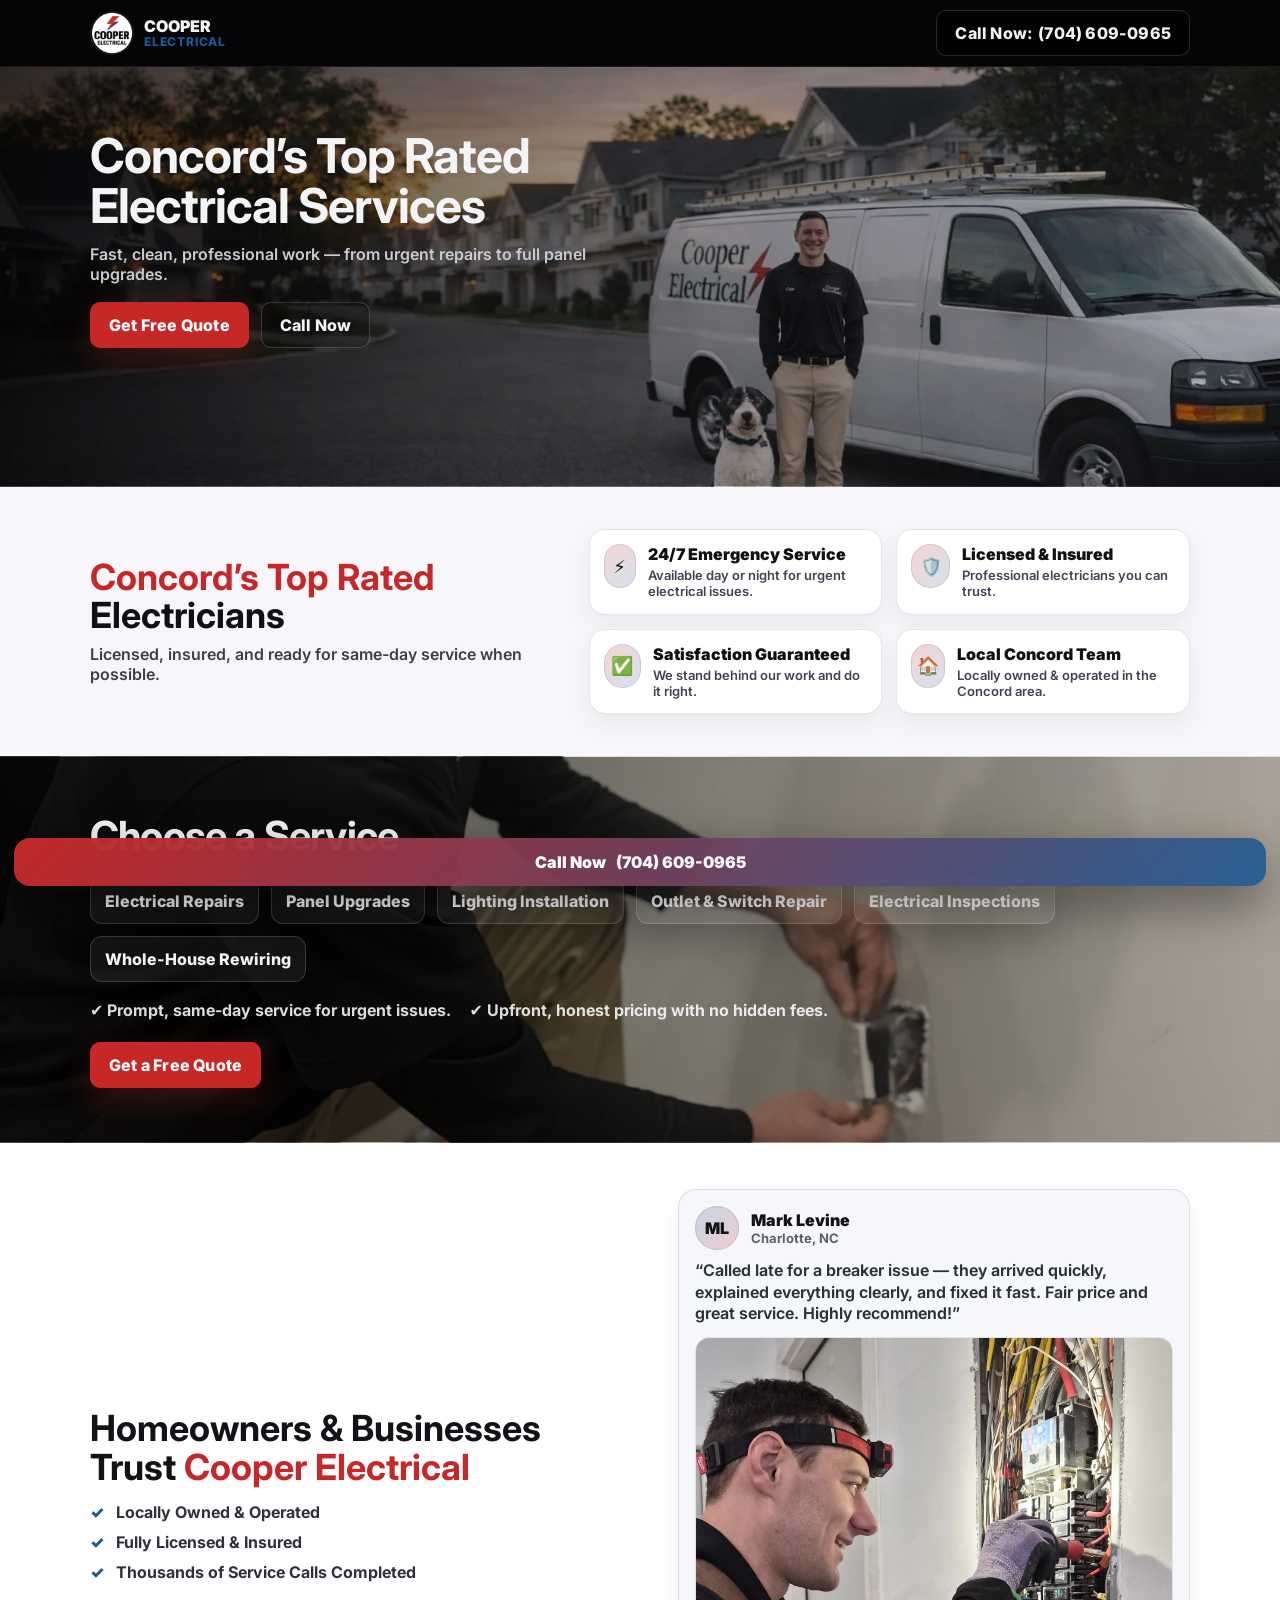
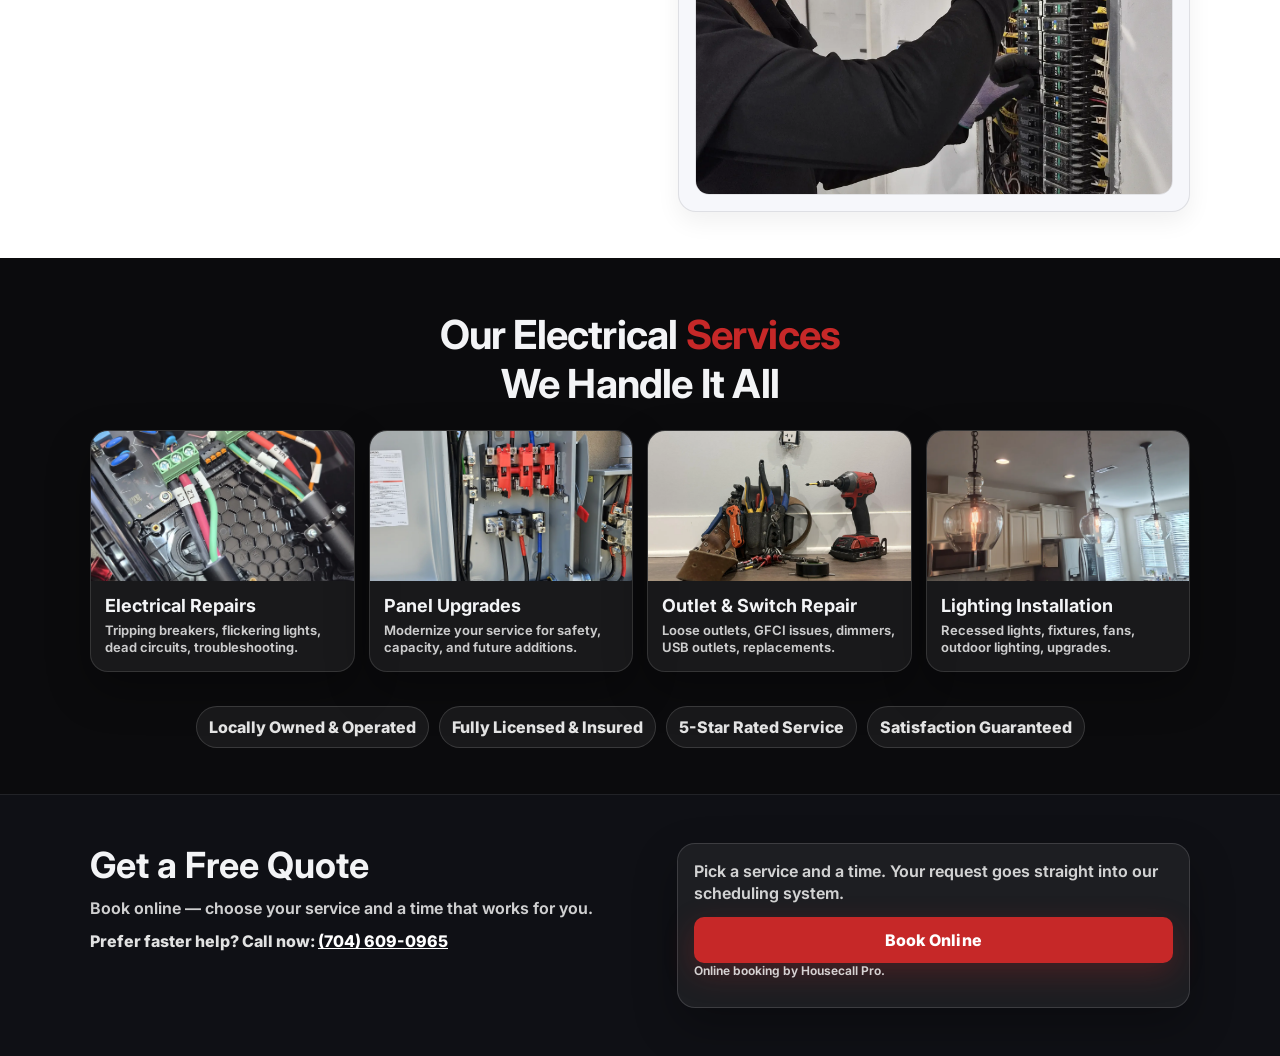
<file: index.html>
<!doctype html>
<html lang="en">
<head>
  <meta charset="utf-8" />
  <meta name="viewport" content="width=device-width,initial-scale=1" />
  <title>Cooper Electrical | Concord Electrician</title>
  
  <!-- FAVICON -->
  <link rel="icon" href="assets/favicon.ico" sizes="any">
  <link rel="icon" type="image/png" sizes="32x32" href="assets/favicon-32x32.png">
  <link rel="icon" type="image/png" sizes="16x16" href="assets/favicon-16x16.png">
  <link rel="apple-touch-icon" href="assets/favicon-180x180.png">
  
  <meta name="description" content="Concord’s top rated electrical services. Same-day repairs, panel upgrades, and outlet & switch repair. Call now." />
  <link rel="preconnect" href="https://fonts.googleapis.com">
  <link rel="preconnect" href="https://fonts.gstatic.com" crossorigin>
  <link href="https://fonts.googleapis.com/css2?family=Inter:wght@400;600;700;800&display=swap" rel="stylesheet">
  <link rel="stylesheet" href="css/styles.css" />
  <!-- Google Analytics (GA4) -->
  <script async src="https://www.googletagmanager.com/gtag/js?id=G-20FZJEFL5V"></script>
  <script>
    window.dataLayer = window.dataLayer || [];
    function gtag(){dataLayer.push(arguments);}
    gtag("js", new Date());

    gtag("config", "G-20FZJEFL5V", { anonymize_ip: true });
  </script>
  <!-- Housecall Pro online booking -->
  <script async src="https://online-booking.housecallpro.com/script.js?token=3bcc7813550e48a2b8075abcfa8fb0d7&orgName=Cooper-Electrical"></script>
</head>

<body>
  <!-- Top Bar -->
  <header class="topbar">
    <div class="container topbar__inner">
      <div class="brand">
        <img class="brand__logo" src="assets/logo.webp" alt="Cooper Electrical" />
        <div class="brand__text">
          <div class="brand__name">COOPER</div>
          <div class="brand__sub">ELECTRICAL</div>
        </div>
      </div>

      <a class="btn btn--call" href="tel:7046090965">
        Call Now: <span class="btn__emph">(704) 609-0965</span>
      </a>
    </div>
  </header>

  <!-- HERO -->
  <section class="hero" style="background-image:url('assets/hero.webp');">
    <div class="hero__overlay"></div>

    <div class="container hero__content">
      <h1>Concord’s Top Rated<br/>Electrical Services</h1>
      <p class="hero__sub">
        Fast, clean, professional work — from urgent repairs to full panel upgrades.
      </p>

      <div class="hero__cta">
        <a class="btn btn--primary hcp-book" href="https://book.housecallpro.com/book/Cooper-Electrical/3bcc7813550e48a2b8075abcfa8fb0d7?v2=true">Get Free Quote</a>
        <a class="btn btn--ghost" href="tel:7046090965">Call Now</a>
      </div>
    </div>
  </section>

  <!-- TRUST STRIP -->
  <section class="trust">
    <div class="container trust__grid">
      <div class="trust__left">
        <h2><span class="accent">Concord’s Top Rated</span><br/>Electricians</h2>
        <p>Licensed, insured, and ready for same-day service when possible.</p>
      </div>

      <div class="trust__cards">
        <div class="trustcard">
          <div class="trustcard__icon">⚡</div>
          <div>
            <div class="trustcard__title">24/7 Emergency Service</div>
            <div class="trustcard__text">Available day or night for urgent electrical issues.</div>
          </div>
        </div>

        <div class="trustcard">
          <div class="trustcard__icon">🛡️</div>
          <div>
            <div class="trustcard__title">Licensed &amp; Insured</div>
            <div class="trustcard__text">Professional electricians you can trust.</div>
          </div>
        </div>

        <div class="trustcard">
          <div class="trustcard__icon">✅</div>
          <div>
            <div class="trustcard__title">Satisfaction Guaranteed</div>
            <div class="trustcard__text">We stand behind our work and do it right.</div>
          </div>
        </div>

        <div class="trustcard">
          <div class="trustcard__icon">🏠</div>
          <div>
            <div class="trustcard__title">Local Concord Team</div>
            <div class="trustcard__text">Locally owned &amp; operated in the Concord area.</div>
          </div>
        </div>
      </div>
    </div>
  </section>

  <!-- CHOOSE A SERVICE -->
  <section class="choose" style="background-image:url('assets/tech-outlet.webp');">
    <div class="choose__overlay"></div>

    <div class="container choose__inner">
      <h2>Choose a Service</h2>

      <div class="pillgrid" aria-label="Services">
        <a class="pill hcp-book" href="https://book.housecallpro.com/book/Cooper-Electrical/3bcc7813550e48a2b8075abcfa8fb0d7?v2=true" data-service="Electrical Repairs">Electrical Repairs</a>
        <a class="pill hcp-book" href="https://book.housecallpro.com/book/Cooper-Electrical/3bcc7813550e48a2b8075abcfa8fb0d7?v2=true" data-service="Panel Upgrades">Panel Upgrades</a>
        <a class="pill hcp-book" href="https://book.housecallpro.com/book/Cooper-Electrical/3bcc7813550e48a2b8075abcfa8fb0d7?v2=true" data-service="Lighting Installation">Lighting Installation</a>
        <a class="pill hcp-book" href="https://book.housecallpro.com/book/Cooper-Electrical/3bcc7813550e48a2b8075abcfa8fb0d7?v2=true" data-service="Outlet &amp; Switch Repair">Outlet &amp; Switch Repair</a>
        <a class="pill hcp-book" href="https://book.housecallpro.com/book/Cooper-Electrical/3bcc7813550e48a2b8075abcfa8fb0d7?v2=true" data-service="Electrical Inspections">Electrical Inspections</a>
        <a class="pill" href="house-rewiring/">Whole-House Rewiring</a>
      </div>

      <div class="choose__bullets">
        <div class="bullet">✔ Prompt, same-day service for urgent issues.</div>
        <div class="bullet">✔ Upfront, honest pricing with no hidden fees.</div>
      </div>

      <div class="choose__cta">
        <a class="btn btn--primary hcp-book" href="https://book.housecallpro.com/book/Cooper-Electrical/3bcc7813550e48a2b8075abcfa8fb0d7?v2=true">Get a Free Quote</a>
      </div>
    </div>
  </section>

  <!-- TRUSTED BY -->
  <section class="proof">
    <div class="container proof__grid">
      <div class="proof__left">
        <h2>Homeowners &amp; Businesses<br/>Trust <span class="accent">Cooper Electrical</span></h2>

        <ul class="checklist">
          <li>Locally Owned &amp; Operated</li>
          <li>Fully Licensed &amp; Insured</li>
          <li>Thousands of Service Calls Completed</li>
        </ul>
      </div>

      <div class="testimonial">
        <div class="testimonial__top">
          <div class="avatar">ML</div>
          <div>
            <div class="testimonial__name">Mark Levine</div>
            <div class="testimonial__sub">Charlotte, NC</div>
          </div>
        </div>
        <p class="testimonial__text">
          “Called late for a breaker issue — they arrived quickly, explained everything clearly,
          and fixed it fast. Fair price and great service. Highly recommend!”
        </p>
        <div class="testimonial__media">
          <img src="assets/tech-panel.webp" alt="Electrician working on panel" />
        </div>
      </div>
    </div>
  </section>

  <!-- SERVICES -->
  <section class="services">
    <div class="container">
      <h2 class="services__title">Our Electrical <span class="accent">Services</span><br/>We Handle It All</h2>

      <div class="servicegrid">
        <article class="servicecard">
          <img src="assets/service-repairs.webp" alt="Electrical repairs" />
          <div class="servicecard__body">
            <h3>Electrical Repairs</h3>
            <p>Tripping breakers, flickering lights, dead circuits, troubleshooting.</p>
          </div>
        </article>

        <article class="servicecard">
          <img src="assets/service-panel.webp" alt="Panel upgrades" />
          <div class="servicecard__body">
            <h3>Panel Upgrades</h3>
            <p>Modernize your service for safety, capacity, and future additions.</p>
          </div>
        </article>

        <article class="servicecard">
          <img src="assets/service-outlet.webp" alt="Outlet and switch repair" />
          <div class="servicecard__body">
            <h3>Outlet &amp; Switch Repair</h3>
            <p>Loose outlets, GFCI issues, dimmers, USB outlets, replacements.</p>
          </div>
        </article>

        <article class="servicecard">
          <img src="assets/service-lighting.webp" alt="Lighting installation" />
          <div class="servicecard__body">
            <h3>Lighting Installation</h3>
            <p>Recessed lights, fixtures, fans, outdoor lighting, upgrades.</p>
          </div>
        </article>
      </div>

      <div class="badges">
        <div class="badge">Locally Owned &amp; Operated</div>
        <div class="badge">Fully Licensed &amp; Insured</div>
        <div class="badge">5-Star Rated Service</div>
        <div class="badge">Satisfaction Guaranteed</div>
      </div>
    </div>
  </section>

  <!-- QUOTE FORM -->
  <section class="quote" id="quote">
    <div class="container quote__grid">
      <div>
        <h2>Get a Free Quote</h2>
        <p>Book online — choose your service and a time that works for you.</p>
        <div class="quote__note">
          Prefer faster help? Call now: <a href="tel:7046090965">(704) 609-0965</a>
        </div>
      </div>

      <div class="form">
        <p>Pick a service and a time. Your request goes straight into our scheduling system.</p>
        <a class="btn btn--primary btn--full hcp-book" href="https://book.housecallpro.com/book/Cooper-Electrical/3bcc7813550e48a2b8075abcfa8fb0d7?v2=true">Book Online</a>
        <p class="form__fineprint">Online booking by Housecall Pro.</p>
      </div>
    </div>
  </section>

  <!-- Sticky Call Bar -->
  <a class="stickycall" href="tel:7046090965">
    Call Now <span>(704) 609-0965</span>
  </a>

  <!-- Housecall Pro booking: open HCP's pop-up once its script has loaded;
       until then, the link itself goes to the HCP booking page. -->
  <script>
    document.querySelectorAll('.hcp-book').forEach(function (el) {
      el.addEventListener('click', function (e) {
        if (typeof gtag === 'function') {
          gtag('event', 'booking_click', { page: 'home' });
        }
        if (window.HCPWidget && typeof window.HCPWidget.openModal === 'function') {
          e.preventDefault();
          window.HCPWidget.openModal();
        }
      });
    });
  </script>
</body>
</html>
</file>
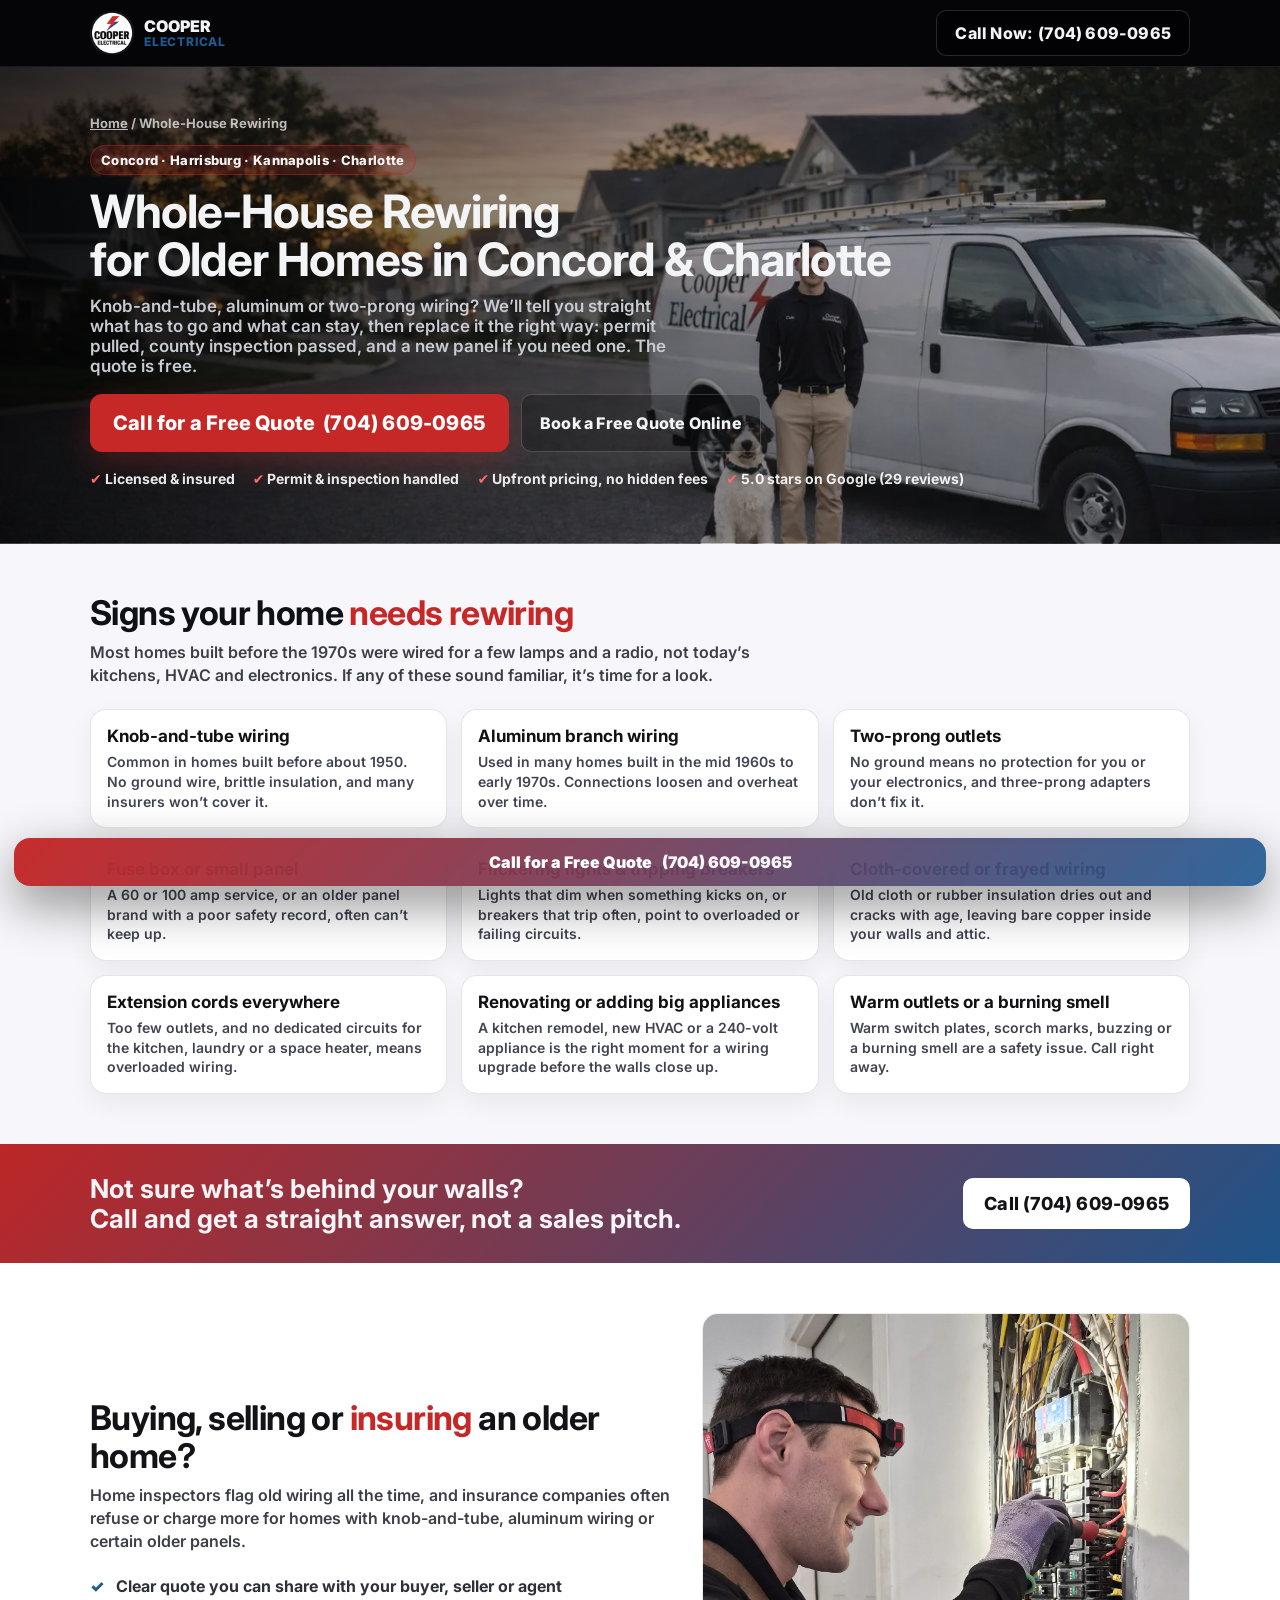
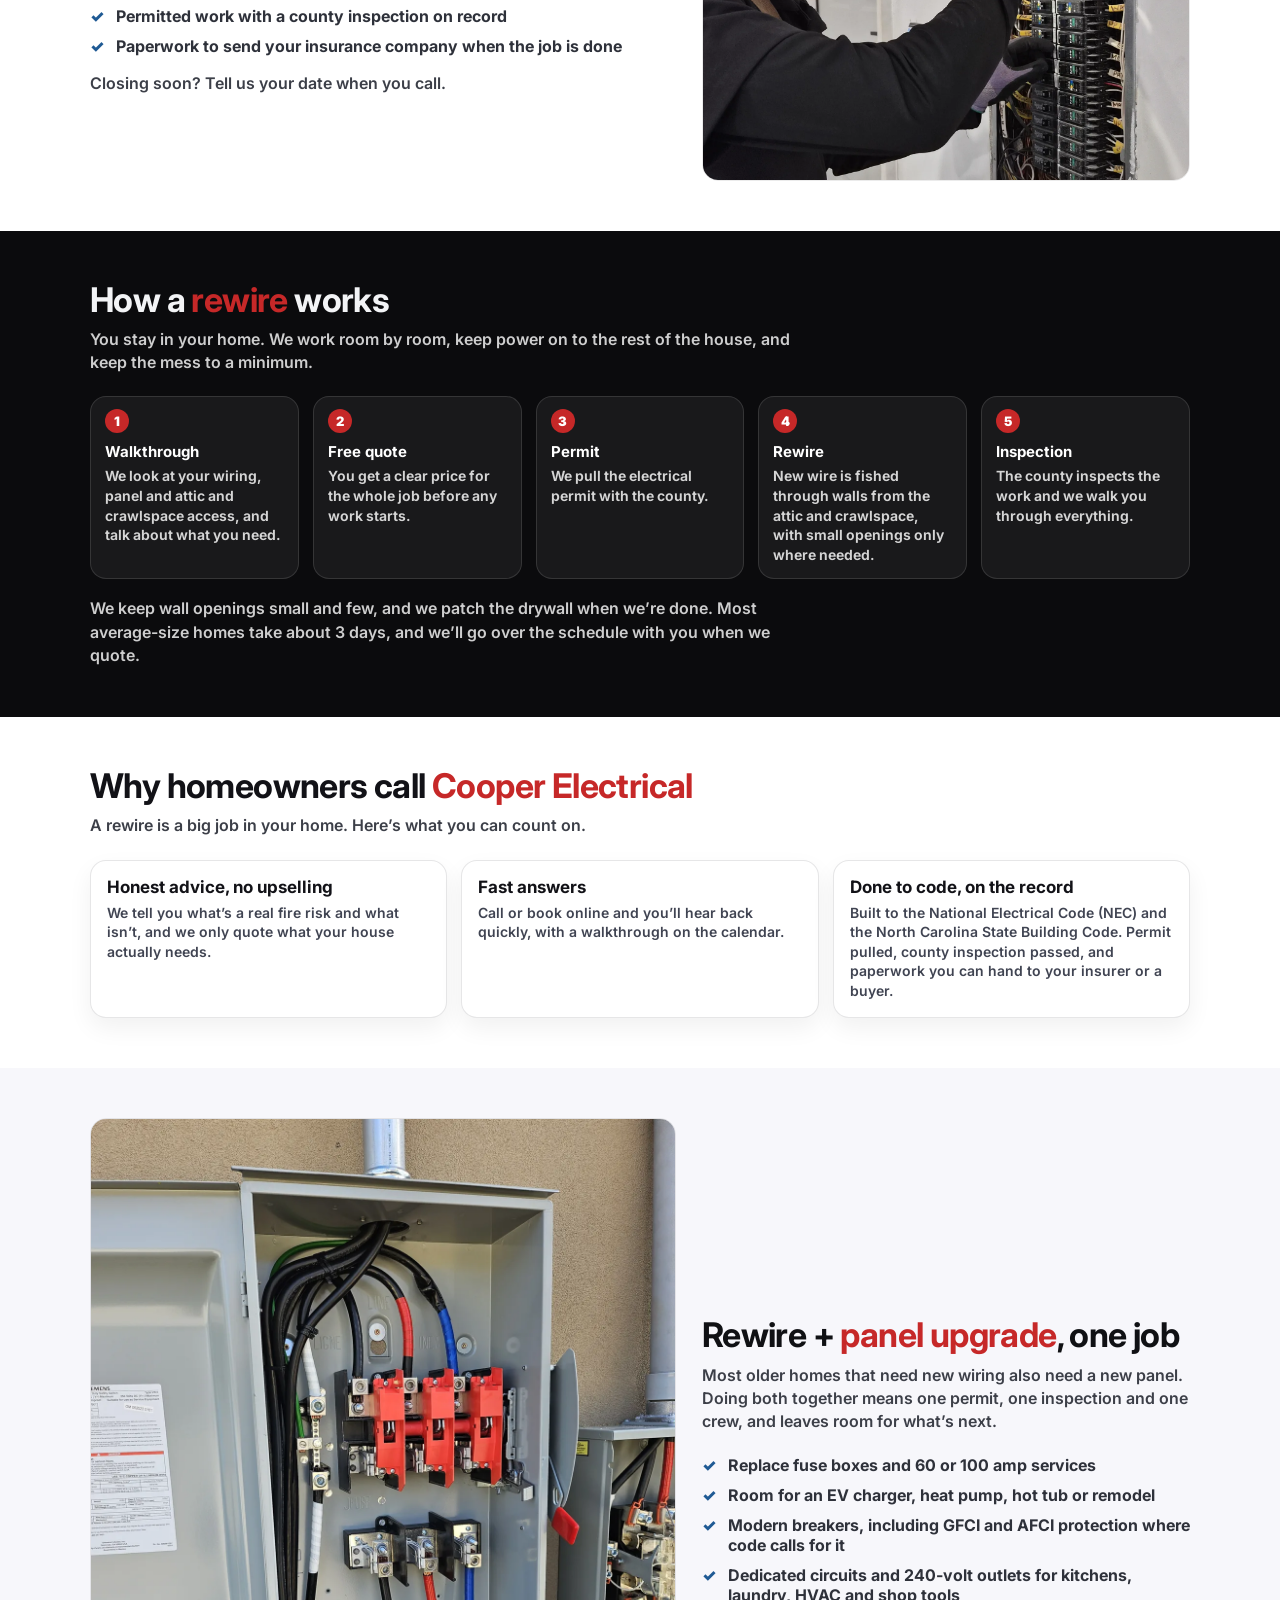
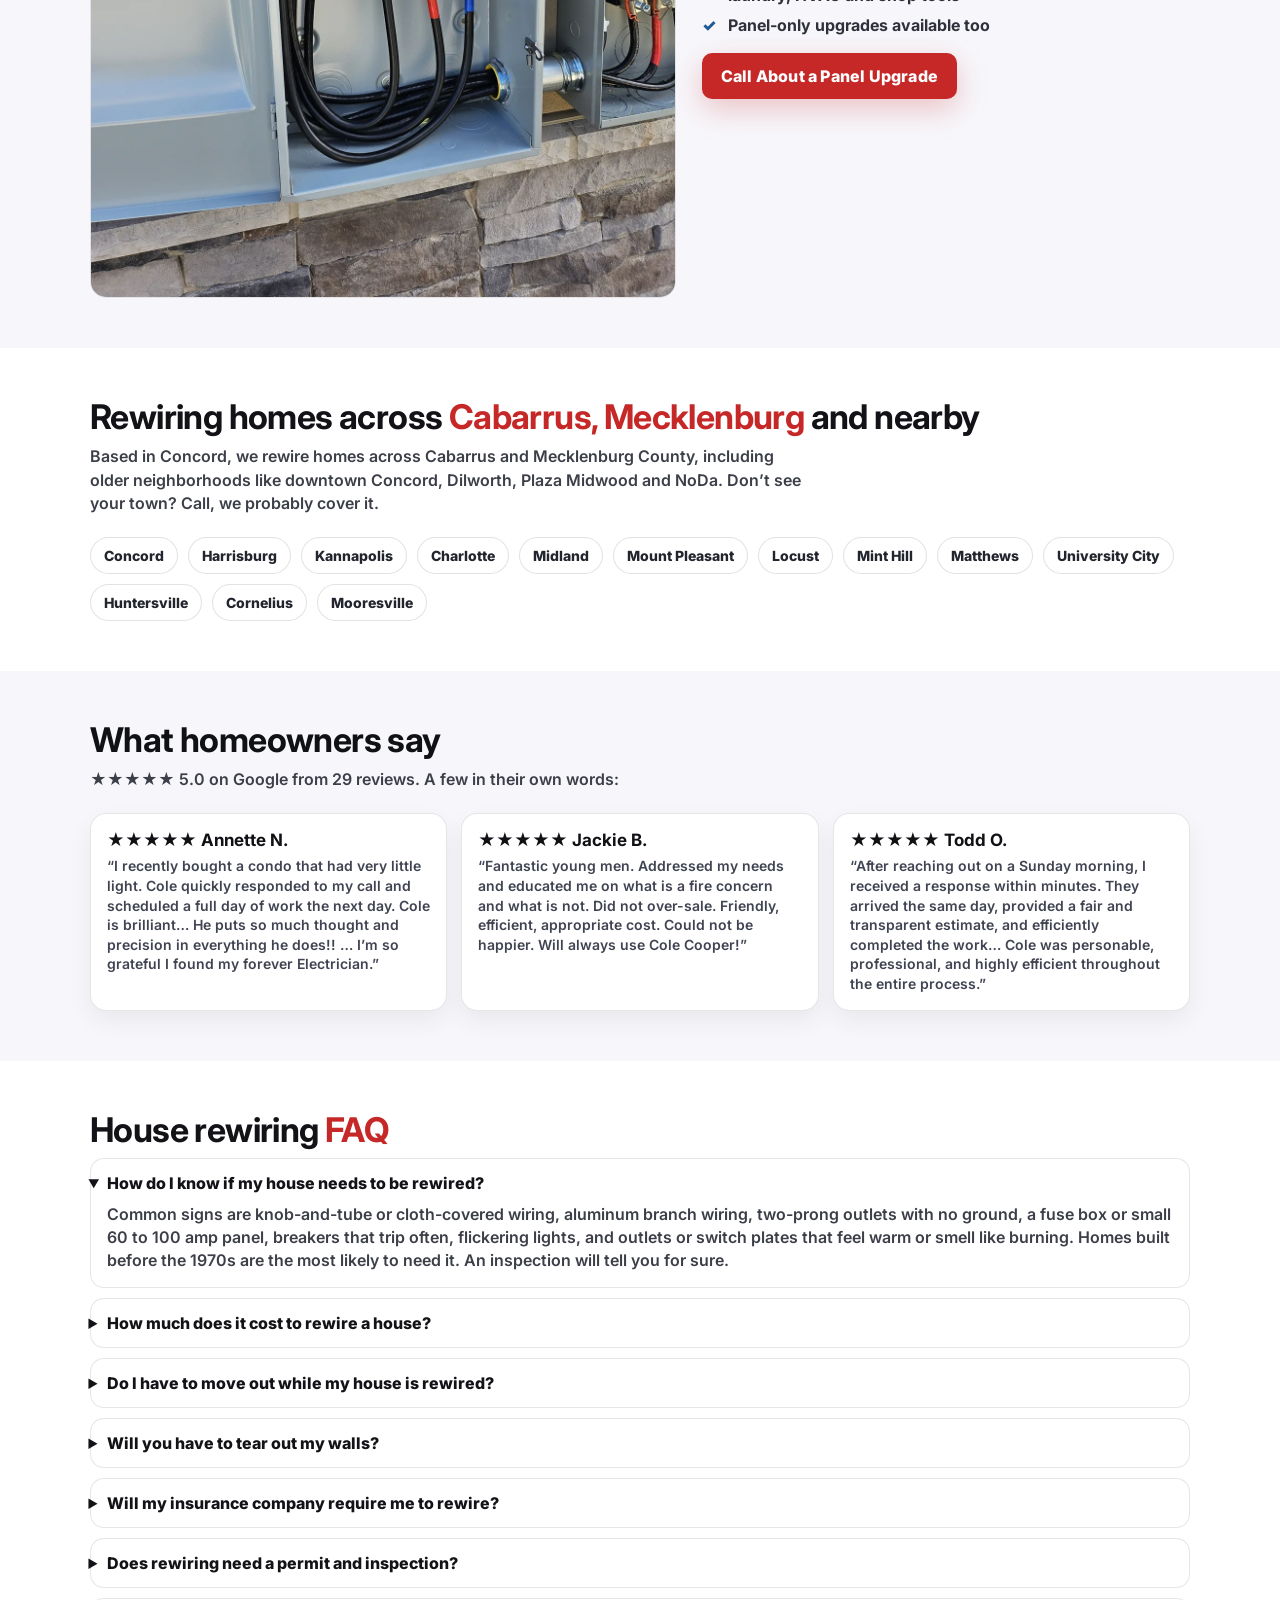
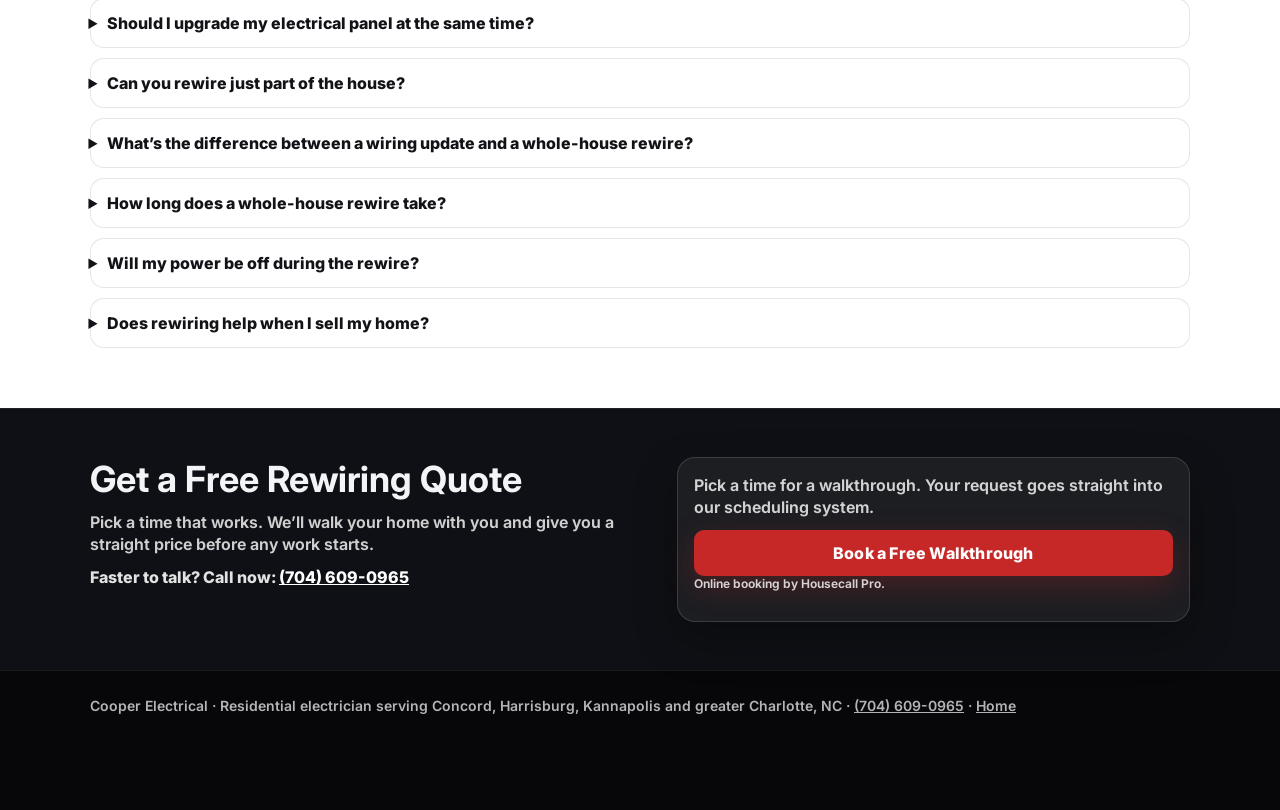
<file: house-rewiring/index.html>
<!doctype html>
<html lang="en">
<head>
  <meta charset="utf-8" />
  <meta name="viewport" content="width=device-width,initial-scale=1" />
  <title>Whole-House Rewiring &amp; Wiring Updates in Concord, Charlotte &amp; Harrisburg NC | Cooper Electrical</title>
  <meta name="description" content="Whole-house rewiring and electrical wiring updates for older homes in Concord, Harrisburg, Kannapolis and greater Charlotte. Replace knob-and-tube, aluminum and ungrounded wiring, add a new panel. Rated 5.0 on Google. Free quote: (704) 609-0965." />
  <link rel="canonical" href="https://cooper-electrical-nc.com/house-rewiring/" />

  <meta property="og:type" content="website" />
  <meta property="og:title" content="Whole-House Rewiring | Cooper Electrical" />
  <meta property="og:description" content="Old wiring replaced the right way, permit and inspection included. Serving Concord, Harrisburg, Kannapolis and greater Charlotte." />
  <meta property="og:url" content="https://cooper-electrical-nc.com/house-rewiring/" />
  <meta property="og:image" content="https://cooper-electrical-nc.com/assets/hero.webp" />

  <link rel="icon" href="../assets/favicon.ico" sizes="any">
  <link rel="icon" type="image/png" sizes="32x32" href="../assets/favicon-32x32.png">
  <link rel="icon" type="image/png" sizes="16x16" href="../assets/favicon-16x16.png">
  <link rel="apple-touch-icon" href="../assets/favicon-180x180.png">

  <link rel="preload" as="image" href="../assets/hero.webp">
  <link rel="preconnect" href="https://fonts.googleapis.com">
  <link rel="preconnect" href="https://fonts.gstatic.com" crossorigin>
  <link href="https://fonts.googleapis.com/css2?family=Inter:wght@400;600;700;800&display=swap" rel="stylesheet">
  <link rel="stylesheet" href="../css/styles.css" />

  <!-- Google Analytics (GA4), same as the homepage -->
  <script async src="https://www.googletagmanager.com/gtag/js?id=G-20FZJEFL5V"></script>
  <script>
    window.dataLayer = window.dataLayer || [];
    function gtag(){dataLayer.push(arguments);}
    gtag("js", new Date());

    gtag("config", "G-20FZJEFL5V", { anonymize_ip: true });

    // Google Ads: website call conversion (swaps the phone number for a Google forwarding number for ad visitors)
    gtag("config", "AW-17992897776");
    gtag("config", "AW-17992897776/GBSYCITNgsUcEPCp14ND", {
      "phone_conversion_number": "(704) 609-0965"
    });

    // Google Ads: "Book online" conversion, fired when a Housecall Pro button is clicked.
    // Paste the conversion label from Google Ads (Goals > Conversions > the booking
    // action > Tag setup), e.g. "AbCdEfGhIjKlMnOp". Empty = nothing is sent.
    var ADS_BOOKING_LABEL = "sit7CImdl8UcEPCp14ND";
    function adsBookingConversion() {
      if (ADS_BOOKING_LABEL && typeof gtag === "function") {
        gtag("event", "conversion", {
          send_to: "AW-17992897776/" + ADS_BOOKING_LABEL,
          transport_type: "beacon"
        });
      }
    }
  </script>
  <!-- Housecall Pro online booking -->
  <script async src="https://online-booking.housecallpro.com/script.js?token=3bcc7813550e48a2b8075abcfa8fb0d7&orgName=Cooper-Electrical"></script>

  <script type="application/ld+json">
  {
    "@context": "https://schema.org",
    "@graph": [
      {
        "@type": "Electrician",
        "@id": "https://cooper-electrical-nc.com/#business",
        "name": "Cooper Electrical",
        "url": "https://cooper-electrical-nc.com/",
        "telephone": "+1-704-609-0965",
        "logo": "https://cooper-electrical-nc.com/assets/logo.webp",
        "image": "https://cooper-electrical-nc.com/assets/hero.webp",
        "areaServed": [
          {"@type": "City", "name": "Concord, NC"},
          {"@type": "City", "name": "Harrisburg, NC"},
          {"@type": "City", "name": "Kannapolis, NC"},
          {"@type": "City", "name": "Charlotte, NC"},
          {"@type": "City", "name": "Midland, NC"},
          {"@type": "City", "name": "Mount Pleasant, NC"},
          {"@type": "City", "name": "Locust, NC"},
          {"@type": "City", "name": "Mint Hill, NC"},
          {"@type": "City", "name": "Matthews, NC"},
          {"@type": "City", "name": "Huntersville, NC"},
          {"@type": "City", "name": "Cornelius, NC"},
          {"@type": "City", "name": "Mooresville, NC"}
        ]
      },
      {
        "@type": "Service",
        "@id": "https://cooper-electrical-nc.com/house-rewiring/#service",
        "name": "Whole-House Rewiring",
        "serviceType": "Residential rewiring",
        "description": "Replacement of outdated or unsafe home wiring, including knob-and-tube, aluminum branch circuits and ungrounded two-prong circuits, with an optional electrical panel upgrade, permit and inspection.",
        "provider": {"@id": "https://cooper-electrical-nc.com/#business"},
        "areaServed": [
          {"@type": "AdministrativeArea", "name": "Cabarrus County, NC"},
          {"@type": "AdministrativeArea", "name": "Mecklenburg County, NC"},
          {"@type": "AdministrativeArea", "name": "Rowan County, NC"},
          {"@type": "AdministrativeArea", "name": "Iredell County, NC"},
          {"@type": "AdministrativeArea", "name": "Stanly County, NC"}
        ]
      },
      {
        "@type": "BreadcrumbList",
        "itemListElement": [
          {"@type": "ListItem", "position": 1, "name": "Home", "item": "https://cooper-electrical-nc.com/"},
          {"@type": "ListItem", "position": 2, "name": "Whole-House Rewiring", "item": "https://cooper-electrical-nc.com/house-rewiring/"}
        ]
      },
      {
        "@type": "FAQPage",
        "mainEntity": [
          {
            "@type": "Question",
            "name": "How do I know if my house needs to be rewired?",
            "acceptedAnswer": {"@type": "Answer", "text": "Common signs are knob-and-tube or cloth-covered wiring, aluminum branch wiring, two-prong outlets with no ground, a fuse box or small 60 to 100 amp panel, breakers that trip often, flickering lights, and outlets or switch plates that feel warm or smell like burning. Homes built before the 1970s are the most likely to need it. An inspection will tell you for sure."}
          },
          {
            "@type": "Question",
            "name": "How much does it cost to rewire a house?",
            "acceptedAnswer": {"@type": "Answer", "text": "It depends on the size of the home, the number of stories, attic and crawlspace access, how many circuits you need, and whether the panel is upgraded at the same time. We walk the house and give you a free quote before any work starts."}
          },
          {
            "@type": "Question",
            "name": "Do I have to move out while my house is rewired?",
            "acceptedAnswer": {"@type": "Answer", "text": "Usually not. Most families stay in the home. Power is off only to the parts of the house being worked on, and we work room by room to keep things livable."}
          },
          {
            "@type": "Question",
            "name": "Will you have to tear out my walls?",
            "acceptedAnswer": {"@type": "Answer", "text": "No. New wire is fished through the walls from the attic and crawlspace, with small access openings only where they are needed. Most walls are left untouched."}
          },
          {
            "@type": "Question",
            "name": "Will my insurance company require me to rewire?",
            "acceptedAnswer": {"@type": "Answer", "text": "Many insurers will not write or renew a policy on a home with knob-and-tube wiring, and some charge more or ask for repairs when they find aluminum wiring or certain older panels. Rewiring removes the problem and gives you paperwork to show your insurer."}
          },
          {
            "@type": "Question",
            "name": "Does rewiring need a permit and inspection?",
            "acceptedAnswer": {"@type": "Answer", "text": "Yes. A whole-house rewire in North Carolina requires an electrical permit and county inspection. We pull the permit and schedule the inspections with the county."}
          },
          {
            "@type": "Question",
            "name": "Should I upgrade my electrical panel at the same time?",
            "acceptedAnswer": {"@type": "Answer", "text": "Often, yes. If you have a fuse box, a 60 or 100 amp service, or an older panel brand with a poor safety record, doing the panel and the wiring together saves time and a second round of permits, and gives you room for an EV charger, a heat pump or a remodel later."}
          },
          {
            "@type": "Question",
            "name": "Can you rewire just part of the house?",
            "acceptedAnswer": {"@type": "Answer", "text": "Yes. If only some circuits are old or damaged, a partial rewire of a kitchen, a bathroom or one floor can make sense. We will tell you honestly what needs replacing and what can stay."}
          },
          {
            "@type": "Question",
            "name": "What’s the difference between a wiring update and a whole-house rewire?",
            "acceptedAnswer": {"@type": "Answer", "text": "A wiring update replaces the problem parts, such as a few old circuits, ungrounded two-prong outlets or a kitchen that needs dedicated circuits. A whole-house rewire replaces all of the old wiring, usually knob-and-tube or aluminum, from the panel to every outlet, switch and light. We will tell you which one your home actually needs."}
          },
          {
            "@type": "Question",
            "name": "How long does a whole-house rewire take?",
            "acceptedAnswer": {"@type": "Answer", "text": "Most average-size homes take about 3 days. Wall openings are kept small and few, and we patch the drywall when we’re done. We go over the schedule with you when we quote."}
          },
          {
            "@type": "Question",
            "name": "Will my power be off during the rewire?",
            "acceptedAnswer": {"@type": "Answer", "text": "Only in the part of the house we are working on. We switch circuits over room by room, so the rest of your home keeps power during the day."}
          },
          {
            "@type": "Question",
            "name": "Does rewiring help when I sell my home?",
            "acceptedAnswer": {"@type": "Answer", "text": "Old wiring is one of the things home inspectors flag most often, and it can hold up a sale or an insurance policy. A permitted rewire with a passed county inspection gives buyers, agents and insurers a clear answer."}
          }
        ]
      }
    ]
  }
  </script>

  <style>
    /* Page-only styles. Shared look comes from ../css/styles.css */
    .rw-hero{min-height:auto}
    .rw-hero .hero__content{padding:48px 0 56px}
    .rw-kicker{display:inline-block;margin:0 0 12px;padding:6px 10px;border-radius:999px;background:rgba(198,40,40,.18);border:1px solid rgba(198,40,40,.45);font-weight:800;font-size:13px;letter-spacing:.3px}
    .rw-hero h1{font-size:46px}
    .rw-hero .hero__sub{font-size:17px;max-width:600px}
    .rw-callbig{font-size:20px;padding:16px 22px;border-radius:12px}
    .rw-callbig .rw-num{margin-left:8px;white-space:nowrap}
    .rw-checks{display:flex;flex-wrap:wrap;gap:8px 18px;margin:18px 0 0;padding:0;list-style:none;color:rgba(255,255,255,.90);font-weight:700;font-size:14px}
    .rw-checks li:before{content:"✔ ";color:#ff6b6b}

    .rw-section{padding:50px 0}
    .rw-light{background:#f7f7fb;color:#101114}
    .rw-white{background:#ffffff;color:#121217}
    .rw-dark{background:var(--bg)}
    .rw-section h2{margin:0 0 10px;font-size:34px;line-height:1.1;letter-spacing:-.6px}
    .rw-lead{margin:0 0 22px;max-width:720px;font-weight:600;line-height:1.45}
    .rw-light .rw-lead,.rw-white .rw-lead{color:#3c3f48}
    .rw-dark .rw-lead{color:rgba(255,255,255,.80)}

    .rw-grid{display:grid;grid-template-columns:repeat(3,minmax(0,1fr));gap:14px}
    .rw-card{background:#fff;border:1px solid rgba(16,17,20,.10);border-radius:16px;padding:16px;box-shadow:0 10px 24px rgba(0,0,0,.06)}
    .rw-card h3{margin:0 0 6px;font-size:17px}
    .rw-card p{margin:0;color:#404452;font-weight:600;font-size:14px;line-height:1.4}
    .rw-dark .rw-card{background:rgba(255,255,255,.06);border-color:rgba(255,255,255,.12);box-shadow:0 18px 44px rgba(0,0,0,.30)}
    .rw-dark .rw-card p{color:rgba(255,255,255,.78)}

    .rw-steps{counter-reset:step;display:grid;grid-template-columns:repeat(5,minmax(0,1fr));gap:14px;margin:0;padding:0;list-style:none}
    .rw-steps li{counter-increment:step;position:relative;background:rgba(255,255,255,.06);border:1px solid rgba(255,255,255,.12);border-radius:16px;padding:44px 14px 14px;font-weight:650;font-size:14px;line-height:1.4;color:rgba(255,255,255,.82)}
    .rw-steps li:before{content:counter(step);position:absolute;top:12px;left:14px;width:24px;height:24px;border-radius:999px;display:grid;place-items:center;background:var(--accent);color:#fff;font-weight:900;font-size:13px}
    .rw-steps strong{display:block;color:#fff;margin-bottom:4px;font-size:15px}

    .rw-split{display:grid;grid-template-columns:1.2fr 1fr;gap:26px;align-items:center}
    .rw-split img{border-radius:16px;border:1px solid rgba(0,0,0,.08);width:100%;height:auto}

    .rw-band{background:linear-gradient(135deg, rgba(198,40,40,.95), rgba(31,90,148,.92));padding:30px 0}
    .rw-band__inner{display:flex;align-items:center;justify-content:space-between;gap:16px;flex-wrap:wrap}
    .rw-band h2{margin:0;font-size:26px;line-height:1.15}
    .rw-band .btn{background:#fff;color:#121217;font-size:18px;padding:14px 20px}

    .rw-towns{display:flex;flex-wrap:wrap;gap:10px;margin:0;padding:0;list-style:none}
    .rw-towns li{background:#fff;border:1px solid rgba(16,17,20,.12);border-radius:999px;padding:9px 13px;font-weight:800;font-size:14px;color:#22252d}

    .rw-faq details{background:#fff;border:1px solid rgba(16,17,20,.10);border-radius:14px;padding:14px 16px;margin:0 0 10px}
    .rw-faq summary{cursor:pointer;font-weight:800;font-size:16px;color:#121217;list-style-position:outside}
    .rw-faq details p{margin:10px 0 0;color:#3c3f48;font-weight:600;line-height:1.45}

    .rw-crumbs{font-size:13px;font-weight:700;color:rgba(255,255,255,.70);margin:0 0 14px}
    .rw-crumbs a{text-decoration:underline}

    /* Placeholder marker: something Cole needs to fill in or confirm */
    .ph{display:inline;background:#fff3cd;color:#7a5200;border:1px dashed #c79100;border-radius:6px;padding:1px 6px;font-weight:800;font-size:.9em}
    .rw-dark .ph,.hero .ph{background:rgba(255,214,102,.18);color:#ffd666;border-color:#ffd666}

    .rw-foot{background:#07070a;color:rgba(255,255,255,.70);padding:26px 0 96px;font-weight:600;font-size:14px;border-top:1px solid rgba(255,255,255,.08)}
    .rw-foot a{text-decoration:underline}

    @media (max-width:960px){
      .rw-grid{grid-template-columns:repeat(2,minmax(0,1fr))}
      .rw-steps{grid-template-columns:repeat(2,minmax(0,1fr))}
      .rw-split{grid-template-columns:1fr}
    }
    @media (max-width:520px){
      .rw-hero h1{font-size:32px}
      .rw-hero .hero__content{padding:28px 0 36px}
      .rw-grid,.rw-steps{grid-template-columns:1fr}
      .rw-section{padding:38px 0}
      .rw-section h2{font-size:27px}
      .rw-callbig{width:100%}
      .hero__cta .btn{width:100%}
      /* keep a call button in the header on phones too */
      .btn--call{display:inline-flex;padding:10px 12px;font-size:14px}
      .btn--call .btn__lbl{display:none}
      .brand__logo{width:36px;height:36px}
    }
  </style>
</head>

<body>
  <header class="topbar">
    <div class="container topbar__inner">
      <a class="brand" href="../">
        <img class="brand__logo" src="../assets/logo.webp" alt="Cooper Electrical" width="44" height="44" />
        <div class="brand__text">
          <div class="brand__name">COOPER</div>
          <div class="brand__sub">ELECTRICAL</div>
        </div>
      </a>

      <a class="btn btn--call" href="tel:7046090965" data-call="header">
        <span class="btn__lbl">Call Now:</span><span class="btn__emph">(704) 609-0965</span>
      </a>
    </div>
  </header>

  <main>
  <section class="hero rw-hero" style="background-image:url('../assets/hero.webp');">
    <div class="hero__overlay"></div>
    <div class="container hero__content">
      <nav class="rw-crumbs" aria-label="Breadcrumb"><a href="../">Home</a> / Whole-House Rewiring</nav>
      <div class="rw-kicker">Concord · Harrisburg · Kannapolis · Charlotte</div>
      <h1>Whole-House Rewiring<br/>for Older Homes in Concord &amp; Charlotte</h1>
      <p class="hero__sub">
        Knob-and-tube, aluminum or two-prong wiring? We’ll tell you straight what has to go and what can stay,
        then replace it the right way: permit pulled, county inspection passed, and a new panel if you need one.
        The quote is free.
      </p>

      <div class="hero__cta">
        <a class="btn btn--primary rw-callbig" href="tel:7046090965" data-call="hero">
          Call for a Free Quote <span class="rw-num">(704) 609-0965</span>
        </a>
        <a class="btn btn--ghost hcp-book" href="https://book.housecallpro.com/book/Cooper-Electrical/3bcc7813550e48a2b8075abcfa8fb0d7?v2=true">Book a Free Quote Online</a>
      </div>

      <ul class="rw-checks">
        <li>Licensed &amp; insured</li>
        <li>Permit &amp; inspection handled</li>
        <li>Upfront pricing, no hidden fees</li>
        <li>5.0 stars on Google (29 reviews)</li>
      </ul>
    </div>
  </section>

  <section class="rw-section rw-light" id="signs">
    <div class="container">
      <h2>Signs your home <span class="accent">needs rewiring</span></h2>
      <p class="rw-lead">
        Most homes built before the 1970s were wired for a few lamps and a radio, not today’s kitchens,
        HVAC and electronics. If any of these sound familiar, it’s time for a look.
      </p>
      <div class="rw-grid">
        <div class="rw-card"><h3>Knob-and-tube wiring</h3><p>Common in homes built before about 1950. No ground wire, brittle insulation, and many insurers won’t cover it.</p></div>
        <div class="rw-card"><h3>Aluminum branch wiring</h3><p>Used in many homes built in the mid 1960s to early 1970s. Connections loosen and overheat over time.</p></div>
        <div class="rw-card"><h3>Two-prong outlets</h3><p>No ground means no protection for you or your electronics, and three-prong adapters don’t fix it.</p></div>
        <div class="rw-card"><h3>Fuse box or small panel</h3><p>A 60 or 100 amp service, or an older panel brand with a poor safety record, often can’t keep up.</p></div>
        <div class="rw-card"><h3>Flickering lights &amp; tripping breakers</h3><p>Lights that dim when something kicks on, or breakers that trip often, point to overloaded or failing circuits.</p></div>
        <div class="rw-card"><h3>Cloth-covered or frayed wiring</h3><p>Old cloth or rubber insulation dries out and cracks with age, leaving bare copper inside your walls and attic.</p></div>
        <div class="rw-card"><h3>Extension cords everywhere</h3><p>Too few outlets, and no dedicated circuits for the kitchen, laundry or a space heater, means overloaded wiring.</p></div>
        <div class="rw-card"><h3>Renovating or adding big appliances</h3><p>A kitchen remodel, new HVAC or a 240-volt appliance is the right moment for a wiring upgrade before the walls close up.</p></div>
        <div class="rw-card"><h3>Warm outlets or a burning smell</h3><p>Warm switch plates, scorch marks, buzzing or a burning smell are a safety issue. Call right away.</p></div>
      </div>
    </div>
  </section>

  <section class="rw-band">
    <div class="container rw-band__inner">
      <h2>Not sure what’s behind your walls?<br/>Call and get a straight answer, not a sales pitch.</h2>
      <a class="btn" href="tel:7046090965" data-call="band-1">Call (704) 609-0965</a>
    </div>
  </section>

  <section class="rw-section rw-white" id="insurance">
    <div class="container rw-split">
      <div>
        <h2>Buying, selling or <span class="accent">insuring</span> an older home?</h2>
        <p class="rw-lead">
          Home inspectors flag old wiring all the time, and insurance companies often refuse or charge more
          for homes with knob-and-tube, aluminum wiring or certain older panels.
        </p>
        <ul class="checklist">
          <li>Clear quote you can share with your buyer, seller or agent</li>
          <li>Permitted work with a county inspection on record</li>
          <li>Paperwork to send your insurance company when the job is done</li>
        </ul>
        <p class="rw-lead" style="margin:16px 0 0">Closing soon? Tell us your date when you call.</p>
      </div>
      <img src="../assets/tech-panel.webp" alt="Electrician working on an electrical panel" loading="lazy" width="560" height="380" />
    </div>
  </section>

  <section class="rw-section rw-dark" id="process">
    <div class="container">
      <h2>How a <span class="accent">rewire</span> works</h2>
      <p class="rw-lead">You stay in your home. We work room by room, keep power on to the rest of the house, and keep the mess to a minimum.</p>
      <ol class="rw-steps">
        <li><strong>Walkthrough</strong>We look at your wiring, panel and attic and crawlspace access, and talk about what you need.</li>
        <li><strong>Free quote</strong>You get a clear price for the whole job before any work starts.</li>
        <li><strong>Permit</strong>We pull the electrical permit with the county.</li>
        <li><strong>Rewire</strong>New wire is fished through walls from the attic and crawlspace, with small openings only where needed.</li>
        <li><strong>Inspection</strong>The county inspects the work and we walk you through everything.</li>
      </ol>
      <p class="rw-lead" style="margin:18px 0 0">We keep wall openings small and few, and we patch the drywall when we’re done. Most average-size homes take about 3 days, and we’ll go over the schedule with you when we quote.</p>
    </div>
  </section>

  <section class="rw-section rw-white" id="why">
    <div class="container">
      <h2>Why homeowners call <span class="accent">Cooper Electrical</span></h2>
      <p class="rw-lead">A rewire is a big job in your home. Here’s what you can count on.</p>
      <div class="rw-grid">
        <div class="rw-card"><h3>Honest advice, no upselling</h3><p>We tell you what’s a real fire risk and what isn’t, and we only quote what your house actually needs.</p></div>
        <div class="rw-card"><h3>Fast answers</h3><p>Call or book online and you’ll hear back quickly, with a walkthrough on the calendar.</p></div>
        <div class="rw-card"><h3>Done to code, on the record</h3><p>Built to the National Electrical Code (NEC) and the North Carolina State Building Code. Permit pulled, county inspection passed, and paperwork you can hand to your insurer or a buyer.</p></div>
      </div>
    </div>
  </section>

  <section class="rw-section rw-light" id="panel">
    <div class="container rw-split">
      <img src="../assets/service-panel.webp" alt="New electrical panel installed" loading="lazy" width="560" height="380" />
      <div>
        <h2>Rewire + <span class="accent">panel upgrade</span>, one job</h2>
        <p class="rw-lead">
          Most older homes that need new wiring also need a new panel. Doing both together means one permit,
          one inspection and one crew, and leaves room for what’s next.
        </p>
        <ul class="checklist">
          <li>Replace fuse boxes and 60 or 100 amp services</li>
          <li>Room for an EV charger, heat pump, hot tub or remodel</li>
          <li>Modern breakers, including GFCI and AFCI protection where code calls for it</li>
            <li>Dedicated circuits and 240-volt outlets for kitchens, laundry, HVAC and shop tools</li>
          <li>Panel-only upgrades available too</li>
        </ul>
        <div style="margin-top:18px"><a class="btn btn--primary" href="tel:7046090965" data-call="panel">Call About a Panel Upgrade</a></div>
      </div>
    </div>
  </section>

  <section class="rw-section rw-white" id="areas">
    <div class="container">
      <h2>Rewiring homes across <span class="accent">Cabarrus, Mecklenburg</span> and nearby</h2>
      <p class="rw-lead">Based in Concord, we rewire homes across Cabarrus and Mecklenburg County, including older neighborhoods like downtown Concord, Dilworth, Plaza Midwood and NoDa. Don’t see your town? Call, we probably cover it.</p>
      <ul class="rw-towns">
        <li>Concord</li>
        <li>Harrisburg</li>
        <li>Kannapolis</li>
        <li>Charlotte</li>
        <li>Midland</li>
        <li>Mount Pleasant</li>
        <li>Locust</li>
        <li>Mint Hill</li>
        <li>Matthews</li>
        <li>University City</li>
        <li>Huntersville</li>
        <li>Cornelius</li>
        <li>Mooresville</li>
      </ul>
    </div>
  </section>

  <section class="rw-section rw-light" id="reviews">
    <div class="container">
      <h2>What homeowners say</h2>
      <p class="rw-lead">★★★★★ 5.0 on Google from 29 reviews. A few in their own words:</p>
      <!-- Real Google reviews, quoted word for word (trimmed with …), from the Cooper Electrical Google Business Profile -->
      <div class="rw-grid">
        <div class="rw-card"><h3>★★★★★ Annette N.</h3><p>“I recently bought a condo that had very little light. Cole quickly responded to my call and scheduled a full day of work the next day. Cole is brilliant… He puts so much thought and precision in everything he does!! … I’m so grateful I found my forever Electrician.”</p></div>
        <div class="rw-card"><h3>★★★★★ Jackie B.</h3><p>“Fantastic young men. Addressed my needs and educated me on what is a fire concern and what is not. Did not over-sale. Friendly, efficient, appropriate cost. Could not be happier. Will always use Cole Cooper!”</p></div>
        <div class="rw-card"><h3>★★★★★ Todd O.</h3><p>“After reaching out on a Sunday morning, I received a response within minutes. They arrived the same day, provided a fair and transparent estimate, and efficiently completed the work… Cole was personable, professional, and highly efficient throughout the entire process.”</p></div>
      </div>
    </div>
  </section>

  <section class="rw-section rw-white rw-faq" id="faq">
    <div class="container">
      <h2>House rewiring <span class="accent">FAQ</span></h2>
      <details open>
        <summary>How do I know if my house needs to be rewired?</summary>
        <p>Common signs are knob-and-tube or cloth-covered wiring, aluminum branch wiring, two-prong outlets with no ground, a fuse box or small 60 to 100 amp panel, breakers that trip often, flickering lights, and outlets or switch plates that feel warm or smell like burning. Homes built before the 1970s are the most likely to need it. An inspection will tell you for sure.</p>
      </details>
      <details>
        <summary>How much does it cost to rewire a house?</summary>
        <p>It depends on the size of the home, the number of stories, attic and crawlspace access, how many circuits you need, and whether the panel is upgraded at the same time. We walk the house and give you a free quote before any work starts.</p>
      </details>
      <details>
        <summary>Do I have to move out while my house is rewired?</summary>
        <p>Usually not. Most families stay in the home. Power is off only to the parts of the house being worked on, and we work room by room to keep things livable.</p>
      </details>
      <details>
        <summary>Will you have to tear out my walls?</summary>
        <p>No. New wire is fished through the walls from the attic and crawlspace, with small access openings only where they are needed. Most walls are left untouched.</p>
      </details>
      <details>
        <summary>Will my insurance company require me to rewire?</summary>
        <p>Many insurers will not write or renew a policy on a home with knob-and-tube wiring, and some charge more or ask for repairs when they find aluminum wiring or certain older panels. Rewiring removes the problem and gives you paperwork to show your insurer.</p>
      </details>
      <details>
        <summary>Does rewiring need a permit and inspection?</summary>
        <p>Yes. A whole-house rewire in North Carolina requires an electrical permit and county inspection. We pull the permit and schedule the inspections with the county.</p>
      </details>
      <details>
        <summary>Should I upgrade my electrical panel at the same time?</summary>
        <p>Often, yes. If you have a fuse box, a 60 or 100 amp service, or an older panel brand with a poor safety record, doing the panel and the wiring together saves time and a second round of permits, and gives you room for an EV charger, a heat pump or a remodel later.</p>
      </details>
      <details>
        <summary>Can you rewire just part of the house?</summary>
        <p>Yes. If only some circuits are old or damaged, a partial rewire of a kitchen, a bathroom or one floor can make sense. We will tell you honestly what needs replacing and what can stay.</p>
      </details>
      <details>
        <summary>What’s the difference between a wiring update and a whole-house rewire?</summary>
        <p>A wiring update replaces the problem parts, such as a few old circuits, ungrounded two-prong outlets or a kitchen that needs dedicated circuits. A whole-house rewire replaces all of the old wiring, usually knob-and-tube or aluminum, from the panel to every outlet, switch and light. We will tell you which one your home actually needs.</p>
      </details>
      <details>
        <summary>How long does a whole-house rewire take?</summary>
        <p>Most average-size homes take about 3 days. Wall openings are kept small and few, and we patch the drywall when we’re done. We go over the schedule with you when we quote.</p>
      </details>
      <details>
        <summary>Will my power be off during the rewire?</summary>
        <p>Only in the part of the house we are working on. We switch circuits over room by room, so the rest of your home keeps power during the day.</p>
      </details>
      <details>
        <summary>Does rewiring help when I sell my home?</summary>
        <p>Old wiring is one of the things home inspectors flag most often, and it can hold up a sale or an insurance policy. A permitted rewire with a passed county inspection gives buyers, agents and insurers a clear answer.</p>
      </details>
    </div>
  </section>

  <section class="quote" id="quote">
    <div class="container quote__grid">
      <div>
        <h2>Get a Free Rewiring Quote</h2>
        <p>Pick a time that works. We’ll walk your home with you and give you a straight price before any work starts.</p>
        <div class="quote__note">
          Faster to talk? Call now: <a href="tel:7046090965" data-call="form">(704) 609-0965</a>
        </div>
      </div>

      <div class="form">
        <p>Pick a time for a walkthrough. Your request goes straight into our scheduling system.</p>
        <a class="btn btn--primary btn--full hcp-book" href="https://book.housecallpro.com/book/Cooper-Electrical/3bcc7813550e48a2b8075abcfa8fb0d7?v2=true">Book a Free Walkthrough</a>
        <p class="form__fineprint">Online booking by Housecall Pro.</p>
      </div>
    </div>
  </section>
  </main>

  <footer class="rw-foot">
    <div class="container">
      Cooper Electrical · Residential electrician serving Concord, Harrisburg, Kannapolis and greater Charlotte, NC ·
      <a href="tel:7046090965" data-call="footer">(704) 609-0965</a> · <a href="../">Home</a>
    </div>
  </footer>

  <a class="stickycall" href="tel:7046090965" data-call="sticky">
    Call for a Free Quote <span>(704) 609-0965</span>
  </a>

  <script>
    // Tell Google Analytics which call button was tapped.
    document.querySelectorAll('a[href^="tel:"]').forEach(function (a) {
      a.addEventListener('click', function () {
        if (typeof gtag === 'function') {
          gtag('event', 'phone_call_click', { location: a.getAttribute('data-call') || 'other', page: 'house-rewiring' });
        }
      });
    });
  </script>

  <!-- Housecall Pro booking: open HCP's pop-up once its script has loaded;
       until then, the link itself goes to the HCP booking page. -->
  <script>
    document.querySelectorAll('.hcp-book').forEach(function (el) {
      el.addEventListener('click', function (e) {
        if (typeof gtag === 'function') {
          gtag('event', 'booking_click', { page: 'house-rewiring' });
        }
        adsBookingConversion();
        if (window.HCPWidget && typeof window.HCPWidget.openModal === 'function') {
          e.preventDefault();
          window.HCPWidget.openModal();
        }
      });
    });
  </script>
</body>
</html>
</file>
<file: css/styles.css>
:root{
  --bg:#0b0b0d;
  --card:#121217;
  --text:#f3f4f6;
  --muted:#c9cbd3;
  --line:rgba(255,255,255,.10);
  --accent:#c62828;
  --accent2:#1f5a94;
  --white:#ffffff;
}

*{box-sizing:border-box}
html,body{margin:0;padding:0;font-family:Inter,system-ui,-apple-system,Segoe UI,Roboto,Arial,sans-serif;color:var(--text);background:#0a0a0b}
a{color:inherit;text-decoration:none}
img{max-width:100%;display:block}

.container{width:min(1100px,92vw);margin:0 auto}

.btn{
  display:inline-flex;align-items:center;justify-content:center;
  padding:12px 18px;border-radius:10px;border:1px solid transparent;
  font-weight:800;letter-spacing:.2px;cursor:pointer;
  transition:transform .12s ease, opacity .12s ease, background .12s ease, border-color .12s ease;
}
.btn:hover{transform:translateY(-1px)}
.btn--primary{background:var(--accent);color:var(--white);box-shadow:0 10px 30px rgba(198,40,40,.25)}
.btn--ghost{background:rgba(0,0,0,.25);border-color:rgba(255,255,255,.18)}
.btn--call{background:rgba(0,0,0,.35);border-color:rgba(255,255,255,.15)}
.btn--full{width:100%}
.btn__emph{margin-left:6px}

.topbar{
  position:sticky;top:0;z-index:50;
  background:rgba(5,5,7,.75);
  backdrop-filter: blur(10px);
  border-bottom:1px solid rgba(255,255,255,.08);
}
.topbar__inner{display:flex;align-items:center;justify-content:space-between;padding:10px 0;gap:12px}

.brand{display:flex;align-items:center;gap:10px}
.brand__logo{width:44px;height:44px;object-fit:contain}
.brand__name{font-weight:900;line-height:1}
.brand__sub{font-weight:800;font-size:12px;color:var(--accent2);letter-spacing:.8px}

.hero{
  position:relative;
  min-height:420px;
  background-size:cover;background-position:center;
  border-bottom:1px solid rgba(255,255,255,.08);
}
.hero__overlay{
  position:absolute;inset:0;
  background:linear-gradient(90deg, rgba(0,0,0,.75) 0%, rgba(0,0,0,.35) 55%, rgba(0,0,0,.15) 100%);
}
.hero__content{position:relative;padding:64px 0 72px}
.hero h1{margin:0 0 12px;font-size:48px;line-height:1.05;letter-spacing:-1px}
.hero__sub{max-width:560px;color:var(--muted);font-weight:600;font-size:16px;margin:0 0 18px}
.hero__cta{display:flex;gap:12px;flex-wrap:wrap}

.trust{background:#f7f7fb;color:#101114}
.trust__grid{padding:42px 0;display:grid;grid-template-columns:1.1fr 1.4fr;gap:26px;align-items:center}
.trust h2{margin:0 0 10px;font-size:36px;line-height:1.05}
.trust p{margin:0;color:#3c3f48;font-weight:600}
.accent{color:var(--accent)}

.trust__cards{display:grid;grid-template-columns:repeat(2, minmax(0,1fr));gap:14px}
.trustcard{
  background:#ffffff;border:1px solid rgba(16,17,20,.10);
  border-radius:16px;padding:14px;
  display:flex;gap:12px;align-items:flex-start;
  box-shadow:0 10px 24px rgba(0,0,0,.06);
}
.trustcard__icon{
  width:44px;height:44px;border-radius:999px;
  display:grid;place-items:center;
  background:linear-gradient(135deg, rgba(198,40,40,.20), rgba(31,90,148,.18));
  border:1px solid rgba(16,17,20,.10);
  font-size:18px;
}
.trustcard__title{font-weight:900;color:#101114;margin-bottom:3px}
.trustcard__text{color:#404452;font-weight:600;font-size:13px;line-height:1.25}

.choose{
  position:relative;
  background-size:cover;background-position:center;
  border-top:1px solid rgba(255,255,255,.08);
  border-bottom:1px solid rgba(255,255,255,.08);
}
.choose__overlay{
  position:absolute;inset:0;
  background:linear-gradient(90deg, rgba(0,0,0,.80) 0%, rgba(0,0,0,.45) 55%, rgba(0,0,0,.25) 100%);
}
.choose__inner{position:relative;padding:54px 0}
.choose h2{margin:0 0 18px;font-size:40px;letter-spacing:-.8px}

.pillgrid{display:flex;flex-wrap:wrap;gap:12px;margin:18px 0 18px}
.pill{
  background:rgba(255,255,255,.06);
  border:1px solid rgba(255,255,255,.16);
  padding:12px 14px;border-radius:12px;
  font-weight:800;
  box-shadow:0 16px 40px rgba(0,0,0,.22);
}
.pill:hover{border-color:rgba(198,40,40,.55)}

.choose__bullets{display:flex;gap:18px;flex-wrap:wrap;color:rgba(255,255,255,.86);font-weight:700}
.bullet{display:flex;gap:8px;align-items:center}
.choose__cta{margin-top:22px}

.proof{background:#ffffff;color:#121217}
.proof__grid{padding:46px 0;display:grid;grid-template-columns:1.1fr 1fr;gap:24px;align-items:center}
.proof h2{margin:0 0 12px;font-size:36px;line-height:1.1}
.checklist{margin:14px 0 0;padding:0;list-style:none}
.checklist li{
  position:relative;
  padding-left:26px;
  margin:10px 0;
  color:#2e313a;
  font-weight:700;
}
.checklist li:before{
  content:"✓";
  position:absolute;left:0;top:0;
  color:var(--accent2);
  font-weight:900;
}

.testimonial{
  background:#f6f7fb;border:1px solid rgba(16,17,20,.10);
  border-radius:18px;padding:16px;
  box-shadow:0 10px 24px rgba(0,0,0,.06);
}
.testimonial__top{display:flex;gap:12px;align-items:center;margin-bottom:10px}
.avatar{
  width:44px;height:44px;border-radius:999px;
  display:grid;place-items:center;
  background:linear-gradient(135deg, rgba(31,90,148,.22), rgba(198,40,40,.20));
  border:1px solid rgba(16,17,20,.12);
  font-weight:900;
}
.testimonial__name{font-weight:900}
.testimonial__sub{color:#5a5f70;font-weight:700;font-size:13px}
.testimonial__text{color:#2e313a;font-weight:650;margin:8px 0 12px;line-height:1.35}
.testimonial__media img{border-radius:14px;border:1px solid rgba(0,0,0,.08)}

.services{background:var(--bg)}
.services__title{margin:0;padding:52px 0 22px;text-align:center;font-size:40px;letter-spacing:-.8px}
.servicegrid{
  display:grid;grid-template-columns:repeat(4, minmax(0,1fr));
  gap:14px;padding-bottom:22px;
}
.servicecard{
  border-radius:18px;overflow:hidden;
  background:rgba(255,255,255,.06);
  border:1px solid rgba(255,255,255,.12);
  box-shadow:0 18px 44px rgba(0,0,0,.30);
}
.servicecard img{height:150px;width:100%;object-fit:cover}
.servicecard__body{padding:14px}
.servicecard h3{margin:0 0 6px;font-size:18px}
.servicecard p{margin:0;color:rgba(255,255,255,.78);font-weight:650;font-size:13px;line-height:1.35}

.badges{display:flex;flex-wrap:wrap;gap:10px;justify-content:center;padding:12px 0 46px}
.badge{
  background:rgba(255,255,255,.06);
  border:1px solid rgba(255,255,255,.14);
  padding:10px 12px;border-radius:999px;
  font-weight:800;color:rgba(255,255,255,.88);
}

.quote{background:#0f1015;border-top:1px solid rgba(255,255,255,.08)}
.quote__grid{padding:48px 0;display:grid;grid-template-columns:1.1fr 1fr;gap:22px;align-items:flex-start}
.quote h2{margin:0 0 10px;font-size:36px}
.quote p{margin:0 0 12px;color:rgba(255,255,255,.80);font-weight:650;line-height:1.4}
.quote__note{color:rgba(255,255,255,.88);font-weight:800}
.quote__note a{color:#fff;text-decoration:underline}

.form{
  background:rgba(255,255,255,.06);
  border:1px solid rgba(255,255,255,.14);
  border-radius:18px;
  padding:16px;
  box-shadow:0 18px 44px rgba(0,0,0,.28);
}
label{display:block;font-weight:800;color:rgba(255,255,255,.92);font-size:13px;margin:10px 0 10px}
input,select,textarea{
  width:100%;
  margin-top:8px;
  padding:12px 12px;
  border-radius:12px;
  border:1px solid rgba(255,255,255,.16);
  background:rgba(0,0,0,.30);
  color:#fff;
  font-weight:650;
  outline:none;
}
input:focus,select:focus,textarea:focus{border-color:rgba(198,40,40,.55)}
.form__fineprint{margin:10px 0 0;color:rgba(255,255,255,.70);font-weight:650;font-size:12px}

.stickycall{
  position:fixed;left:14px;right:14px;bottom:14px;z-index:60;
  display:flex;align-items:center;justify-content:center;gap:10px;
  background:linear-gradient(135deg, rgba(198,40,40,.98), rgba(31,90,148,.92));
  color:#fff;
  border-radius:16px;
  padding:14px 16px;
  font-weight:900;
  box-shadow:0 18px 50px rgba(0,0,0,.45);
}
.stickycall span{opacity:.95}

@media (max-width: 960px){
  .trust__grid,.proof__grid,.quote__grid{grid-template-columns:1fr}
  .servicegrid{grid-template-columns:repeat(2,minmax(0,1fr))}
  .hero h1{font-size:40px}
}
@media (max-width: 520px){
  .hero h1{font-size:34px}
  .servicegrid{grid-template-columns:1fr}
  .btn--call{display:none}
}

.form__row{display:grid;grid-template-columns:1fr 1fr;gap:14px;}
@media (max-width:720px){.form__row{grid-template-columns:1fr;}}
</file>
